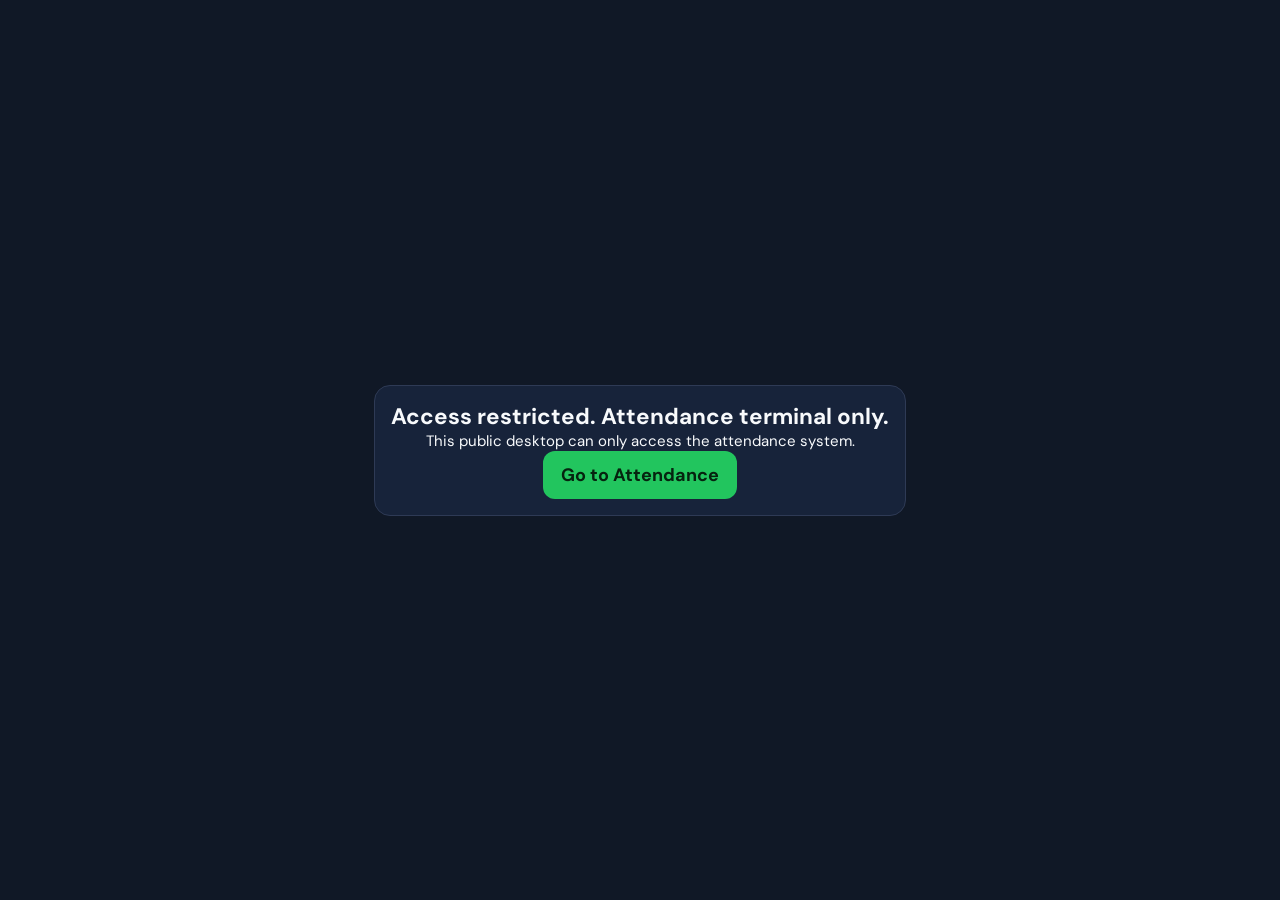
<file: templates/access_restricted.html>
<!DOCTYPE html>
<html lang="en">
<head>
  <meta charset="UTF-8">
  <meta name="viewport" content="width=device-width, initial-scale=1.0">
  <title>Access Restricted</title>
  <link rel="stylesheet" href="/static/style.css">
  <link rel="stylesheet" href="/static/attendance.css">
</head>
<body class="attendance-body access-page">
  <section class="access-panel">
    <h1>Access restricted. Attendance terminal only.</h1>
    <p>This public desktop can only access the attendance system.</p>
    <a href="/attendance" class="btn checkin">Go to Attendance</a>
  </section>
</body>
</html>
</file>
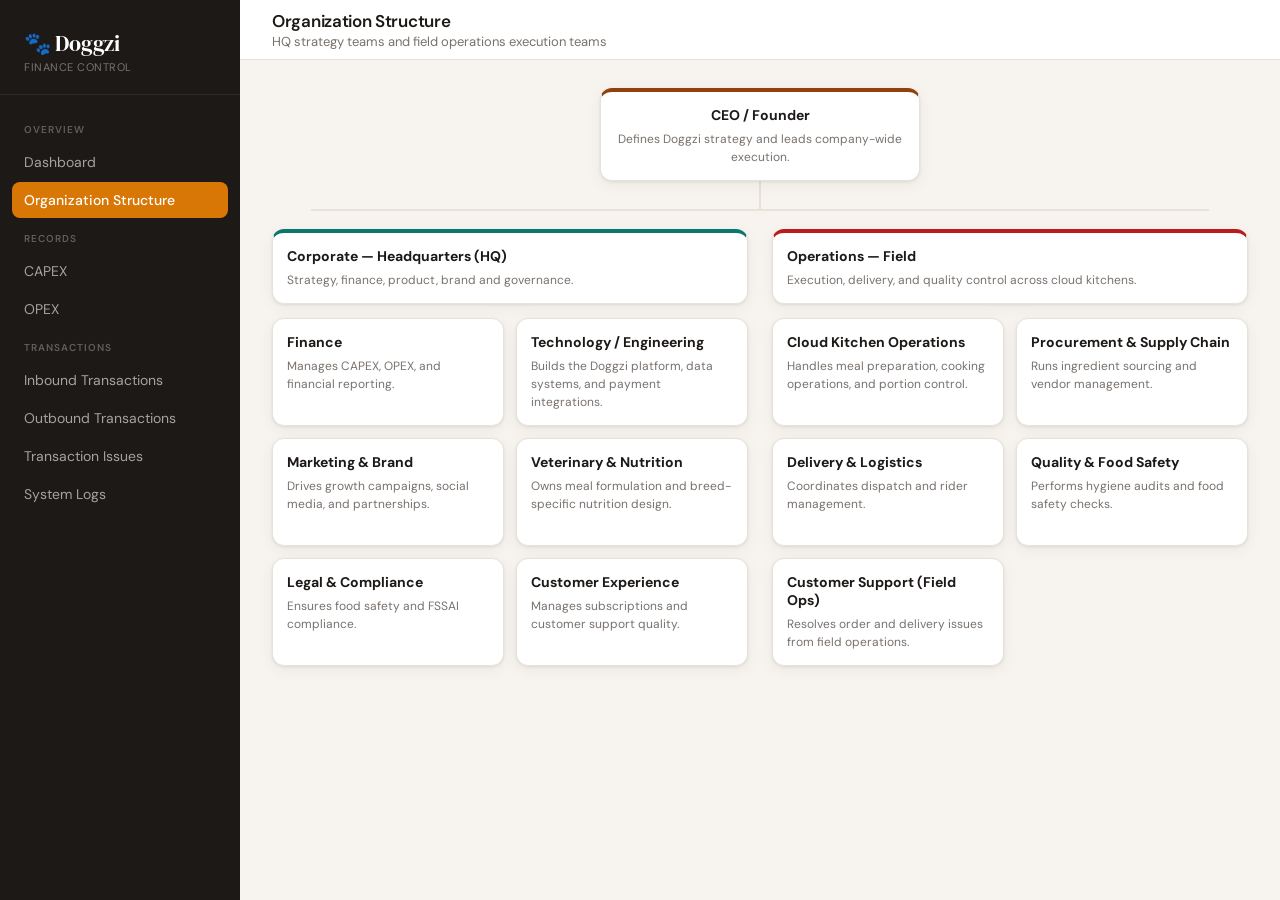
<file: templates/org_chart.html>
<!DOCTYPE html>
<html lang="en">
<head>
  <meta charset="UTF-8">
  <meta name="viewport" content="width=device-width, initial-scale=1.0">
  <title>Doggzi Finance — Organization Structure</title>
  <link rel="stylesheet" href="/static/style.css">
</head>
<body>
<aside class="sidebar"><div class="sidebar-logo"><div class="brand">🐾 Doggzi</div><div class="tagline">Finance Control</div></div><nav class="sidebar-nav">
<div class="nav-section-label">Overview</div><a href="/" class="nav-link">Dashboard</a><a href="/org-chart" class="nav-link active">Organization Structure</a>
<div class="nav-section-label">Records</div><a href="/capex" class="nav-link">CAPEX</a><a href="/opex" class="nav-link">OPEX</a>
<div class="nav-section-label">Transactions</div><a href="/inbound-transactions" class="nav-link">Inbound Transactions</a><a href="/outbound-transactions" class="nav-link">Outbound Transactions</a><a href="/transaction-issues" class="nav-link">Transaction Issues</a><a href="/logs" class="nav-link">System Logs</a>
</nav></aside>

<div class="main">
  <header class="topbar">
    <div>
      <div class="topbar-title">Organization Structure</div>
      <div class="topbar-sub">HQ strategy teams and field operations execution teams</div>
    </div>
  </header>

  <div class="content">
    <section class="org-page">
      <div class="org-level ceo-level">
        <div class="org-box ceo-box">
          <h3>CEO / Founder</h3>
          <p>Defines Doggzi strategy and leads company-wide execution.</p>
        </div>
      </div>

      <div class="org-trunk"></div>
      <div class="org-branch-line"></div>

      <div class="org-level two-columns">
        <div class="org-column">
          <div class="org-box branch-box">
            <h3>Corporate — Headquarters (HQ)</h3>
            <p>Strategy, finance, product, brand and governance.</p>
          </div>
          <div class="dept-grid">
            <div class="org-box dept-box"><h4>Finance</h4><p>Manages CAPEX, OPEX, and financial reporting.</p></div>
            <div class="org-box dept-box"><h4>Technology / Engineering</h4><p>Builds the Doggzi platform, data systems, and payment integrations.</p></div>
            <div class="org-box dept-box"><h4>Marketing & Brand</h4><p>Drives growth campaigns, social media, and partnerships.</p></div>
            <div class="org-box dept-box"><h4>Veterinary & Nutrition</h4><p>Owns meal formulation and breed-specific nutrition design.</p></div>
            <div class="org-box dept-box"><h4>Legal & Compliance</h4><p>Ensures food safety and FSSAI compliance.</p></div>
            <div class="org-box dept-box"><h4>Customer Experience</h4><p>Manages subscriptions and customer support quality.</p></div>
          </div>
        </div>

        <div class="org-column">
          <div class="org-box branch-box ops-box">
            <h3>Operations — Field</h3>
            <p>Execution, delivery, and quality control across cloud kitchens.</p>
          </div>
          <div class="dept-grid">
            <div class="org-box dept-box"><h4>Cloud Kitchen Operations</h4><p>Handles meal preparation, cooking operations, and portion control.</p></div>
            <div class="org-box dept-box"><h4>Procurement & Supply Chain</h4><p>Runs ingredient sourcing and vendor management.</p></div>
            <div class="org-box dept-box"><h4>Delivery & Logistics</h4><p>Coordinates dispatch and rider management.</p></div>
            <div class="org-box dept-box"><h4>Quality & Food Safety</h4><p>Performs hygiene audits and food safety checks.</p></div>
            <div class="org-box dept-box"><h4>Customer Support (Field Ops)</h4><p>Resolves order and delivery issues from field operations.</p></div>
          </div>
        </div>
      </div>
    </section>
  </div>
</div>
</body>
</html>
</file>
<file: static/style.css>
@import url('https://fonts.googleapis.com/css2?family=DM+Sans:ital,opsz,wght@0,9..40,300;0,9..40,400;0,9..40,500;0,9..40,600;0,9..40,700;1,9..40,300&family=DM+Serif+Display:ital@0;1&display=swap');

*, *::before, *::after { box-sizing: border-box; margin: 0; padding: 0; }

:root {
  --bg:        #F7F4EF;
  --surface:   #FFFFFF;
  --border:    #E8E2D9;
  --text:      #1C1917;
  --muted:     #78716C;
  --accent:    #D97706;
  --accent-2:  #059669;
  --capex:     #2563EB;
  --opex:      #D97706;
  --danger:    #DC2626;
  --sidebar-bg:#1C1917;
  --sidebar-w: 240px;
  --radius:    12px;
  --shadow:    0 1px 3px rgba(0,0,0,.08), 0 4px 16px rgba(0,0,0,.05);
  --shadow-lg: 0 8px 32px rgba(0,0,0,.12);
  font-size: 15px;
}

body {
  font-family: 'DM Sans', sans-serif;
  background: var(--bg);
  color: var(--text);
  min-height: 100vh;
  display: flex;
}

/* ── Sidebar ────────────────────────────────────────── */
.sidebar {
  width: var(--sidebar-w);
  min-height: 100vh;
  background: var(--sidebar-bg);
  display: flex;
  flex-direction: column;
  position: fixed;
  top: 0; left: 0; bottom: 0;
  z-index: 100;
  padding: 0 0 24px;
}

.sidebar-logo {
  padding: 28px 24px 20px;
  border-bottom: 1px solid rgba(255,255,255,.08);
}

.sidebar-logo .brand {
  font-family: 'DM Serif Display', serif;
  font-size: 22px;
  color: #fff;
  letter-spacing: -.3px;
}

.sidebar-logo .tagline {
  font-size: 11px;
  color: rgba(255,255,255,.4);
  margin-top: 2px;
  letter-spacing: .5px;
  text-transform: uppercase;
}

.sidebar-nav {
  flex: 1;
  padding: 16px 12px;
  display: flex;
  flex-direction: column;
  gap: 2px;
}

.nav-section-label {
  font-size: 10px;
  font-weight: 600;
  letter-spacing: 1px;
  text-transform: uppercase;
  color: rgba(255,255,255,.3);
  padding: 12px 12px 6px;
}

.nav-link {
  display: flex;
  align-items: center;
  gap: 10px;
  padding: 9px 12px;
  border-radius: 8px;
  color: rgba(255,255,255,.6);
  text-decoration: none;
  font-size: 14px;
  font-weight: 400;
  transition: all .15s ease;
}

.nav-link svg { width: 17px; height: 17px; flex-shrink: 0; opacity: .7; }

.nav-link:hover {
  background: rgba(255,255,255,.07);
  color: #fff;
}

.nav-link:hover svg { opacity: 1; }

.nav-link.active {
  background: var(--accent);
  color: #fff;
  font-weight: 500;
}

.nav-link.active svg { opacity: 1; }

.sidebar-footer {
  padding: 16px 24px 0;
  border-top: 1px solid rgba(255,255,255,.08);
}

.sidebar-footer p {
  font-size: 11px;
  color: rgba(255,255,255,.3);
  line-height: 1.5;
}

/* ── Main layout ────────────────────────────────────── */
.main {
  margin-left: var(--sidebar-w);
  flex: 1;
  min-height: 100vh;
  display: flex;
  flex-direction: column;
}

.topbar {
  background: var(--surface);
  border-bottom: 1px solid var(--border);
  padding: 0 32px;
  height: 60px;
  display: flex;
  align-items: center;
  justify-content: space-between;
  position: sticky;
  top: 0;
  z-index: 50;
}

.topbar-title { font-size: 17px; font-weight: 600; letter-spacing: -.3px; }
.topbar-sub   { font-size: 13px; color: var(--muted); margin-top: 1px; }

.topbar-right { display: flex; align-items: center; gap: 12px; }

.badge {
  display: inline-flex;
  align-items: center;
  gap: 5px;
  font-size: 12px;
  font-weight: 500;
  padding: 4px 10px;
  border-radius: 20px;
  background: #FEF3C7;
  color: #92400E;
}

.badge.green { background: #D1FAE5; color: #065F46; }

.content { padding: 28px 32px; flex: 1; }

/* ── Stat cards ─────────────────────────────────────── */
.stats-grid {
  display: grid;
  grid-template-columns: repeat(auto-fit, minmax(200px, 1fr));
  gap: 16px;
  margin-bottom: 28px;
}

.stat-card {
  background: var(--surface);
  border: 1px solid var(--border);
  border-radius: var(--radius);
  padding: 20px 22px;
  box-shadow: var(--shadow);
  transition: transform .2s ease, box-shadow .2s ease;
}

.stat-card:hover {
  transform: translateY(-2px);
  box-shadow: var(--shadow-lg);
}

.stat-label {
  font-size: 11px;
  font-weight: 600;
  text-transform: uppercase;
  letter-spacing: .8px;
  color: var(--muted);
  margin-bottom: 8px;
  display: flex;
  align-items: center;
  gap: 6px;
}

.stat-label .dot {
  width: 6px; height: 6px;
  border-radius: 50%;
  background: var(--accent);
  flex-shrink: 0;
}

.stat-label .dot.blue  { background: var(--capex); }
.stat-label .dot.green { background: var(--accent-2); }

.stat-value {
  font-family: 'DM Serif Display', serif;
  font-size: 28px;
  letter-spacing: -.5px;
  color: var(--text);
  line-height: 1;
}

.stat-sub {
  font-size: 12px;
  color: var(--muted);
  margin-top: 6px;
}

/* ── Grid sections ─────────────────────────────────── */
.section-grid {
  display: grid;
  grid-template-columns: 1fr 1fr;
  gap: 20px;
  margin-bottom: 28px;
}

@media (max-width: 900px) { .section-grid { grid-template-columns: 1fr; } }

.card {
  background: var(--surface);
  border: 1px solid var(--border);
  border-radius: var(--radius);
  box-shadow: var(--shadow);
  overflow: hidden;
}

.card-header {
  padding: 16px 20px;
  border-bottom: 1px solid var(--border);
  display: flex;
  align-items: center;
  justify-content: space-between;
}

.card-title {
  font-size: 13px;
  font-weight: 600;
  letter-spacing: -.1px;
}

.card-body { padding: 20px; }

/* ── Bar chart ─────────────────────────────────────── */
.chart-wrap { display: flex; flex-direction: column; gap: 14px; }

.chart-row { display: flex; flex-direction: column; gap: 4px; }
.chart-month { font-size: 11px; color: var(--muted); font-weight: 500; }
.chart-bars  { display: flex; gap: 4px; align-items: center; }

.bar-track {
  flex: 1;
  height: 8px;
  background: var(--bg);
  border-radius: 4px;
  overflow: hidden;
}

.bar-fill {
  height: 100%;
  border-radius: 4px;
  transition: width .6s cubic-bezier(.4,0,.2,1);
}

.bar-fill.capex { background: var(--capex); }
.bar-fill.opex  { background: var(--opex); }

.bar-amt {
  font-size: 11px;
  color: var(--muted);
  width: 80px;
  text-align: right;
  white-space: nowrap;
}

.chart-legend {
  display: flex;
  gap: 16px;
  margin-top: 4px;
}

.legend-item {
  display: flex;
  align-items: center;
  gap: 6px;
  font-size: 11px;
  color: var(--muted);
}

.legend-dot {
  width: 8px; height: 8px;
  border-radius: 2px;
}

/* ── Table ─────────────────────────────────────────── */
.table-wrap { overflow-x: auto; }

table {
  width: 100%;
  border-collapse: collapse;
  font-size: 13px;
}

thead th {
  text-align: left;
  font-size: 11px;
  font-weight: 600;
  text-transform: uppercase;
  letter-spacing: .6px;
  color: var(--muted);
  padding: 10px 14px;
  border-bottom: 1px solid var(--border);
  white-space: nowrap;
}

tbody tr {
  border-bottom: 1px solid var(--border);
  transition: background .1s ease;
}

tbody tr:last-child { border-bottom: none; }
tbody tr:hover { background: var(--bg); }

tbody td {
  padding: 12px 14px;
  vertical-align: middle;
}

.type-pill {
  display: inline-flex;
  align-items: center;
  font-size: 10px;
  font-weight: 700;
  letter-spacing: .5px;
  padding: 3px 8px;
  border-radius: 4px;
  text-transform: uppercase;
}

.type-pill.capex { background: #DBEAFE; color: #1D4ED8; }
.type-pill.opex  { background: #FEF3C7; color: #92400E; }

.amt { font-weight: 600; font-variant-numeric: tabular-nums; }

/* ── Forms ─────────────────────────────────────────── */
.form-page { max-width: 720px; }

.form-grid {
  display: grid;
  grid-template-columns: 1fr 1fr;
  gap: 16px;
}

@media (max-width: 600px) { .form-grid { grid-template-columns: 1fr; } }

.field {
  display: flex;
  flex-direction: column;
  gap: 6px;
}

.field.full { grid-column: 1 / -1; }

.field label {
  font-size: 12px;
  font-weight: 600;
  text-transform: uppercase;
  letter-spacing: .6px;
  color: var(--muted);
}

.field input,
.field select,
.field textarea {
  border: 1.5px solid var(--border);
  border-radius: 8px;
  padding: 10px 12px;
  font-family: inherit;
  font-size: 14px;
  color: var(--text);
  background: var(--bg);
  transition: border-color .15s ease, box-shadow .15s ease;
  outline: none;
}

.field input:focus,
.field select:focus,
.field textarea:focus {
  border-color: var(--accent);
  box-shadow: 0 0 0 3px rgba(217,119,6,.12);
  background: #fff;
}

.field textarea { resize: vertical; min-height: 80px; }

.field .hint {
  font-size: 11px;
  color: var(--muted);
}

.btn {
  display: inline-flex;
  align-items: center;
  gap: 8px;
  padding: 10px 20px;
  border-radius: 8px;
  font-family: inherit;
  font-size: 14px;
  font-weight: 600;
  cursor: pointer;
  border: none;
  transition: all .15s ease;
}

.btn-primary {
  background: var(--accent);
  color: #fff;
}

.btn-primary:hover { background: #B45309; transform: translateY(-1px); box-shadow: 0 4px 12px rgba(217,119,6,.3); }
.btn-primary:active { transform: none; }

.btn-secondary {
  background: var(--bg);
  color: var(--text);
  border: 1.5px solid var(--border);
}

.btn-secondary:hover { background: var(--border); }

.form-footer {
  display: flex;
  align-items: center;
  gap: 12px;
  margin-top: 8px;
  padding-top: 20px;
  border-top: 1px solid var(--border);
}

.alert {
  padding: 12px 16px;
  border-radius: 8px;
  font-size: 13px;
  font-weight: 500;
  display: none;
  animation: fadeIn .2s ease;
}

.alert.success { background: #D1FAE5; color: #065F46; border: 1px solid #6EE7B7; }
.alert.error   { background: #FEE2E2; color: #991B1B; border: 1px solid #FCA5A5; }

@keyframes fadeIn { from { opacity: 0; transform: translateY(-4px); } to { opacity: 1; transform: none; } }

/* ── Entry table (capex / opex pages) ──────────────── */
.page-grid {
  display: grid;
  grid-template-columns: 1fr 340px;
  gap: 24px;
  align-items: start;
}

@media (max-width: 1024px) { .page-grid { grid-template-columns: 1fr; } }

.summary-card {
  background: var(--sidebar-bg);
  color: #fff;
  border-radius: var(--radius);
  padding: 24px;
}

.summary-card .s-label {
  font-size: 11px;
  text-transform: uppercase;
  letter-spacing: .8px;
  color: rgba(255,255,255,.5);
  margin-bottom: 8px;
}

.summary-card .s-value {
  font-family: 'DM Serif Display', serif;
  font-size: 36px;
  letter-spacing: -.5px;
}

.summary-card .s-count {
  font-size: 13px;
  color: rgba(255,255,255,.5);
  margin-top: 8px;
}

.empty-state {
  text-align: center;
  padding: 48px 24px;
  color: var(--muted);
}

.empty-state svg { width: 40px; height: 40px; opacity: .3; margin: 0 auto 12px; display: block; }
.empty-state p { font-size: 14px; }

/* ── Loading spinner ───────────────────────────────── */
.spinner {
  width: 16px; height: 16px;
  border: 2px solid rgba(255,255,255,.4);
  border-top-color: #fff;
  border-radius: 50%;
  animation: spin .6s linear infinite;
  display: inline-block;
}

@keyframes spin { to { transform: rotate(360deg); } }

/* ── Scrollbar ─────────────────────────────────────── */
::-webkit-scrollbar { width: 6px; height: 6px; }
::-webkit-scrollbar-track { background: transparent; }
::-webkit-scrollbar-thumb { background: var(--border); border-radius: 3px; }

.btn-danger {
  background: var(--danger);
  color: #fff;
}

.btn-danger:hover { background: #B91C1C; }

.btn-sm {
  padding: 6px 10px;
  font-size: 12px;
}

.modal-overlay {
  position: fixed;
  inset: 0;
  background: rgba(0, 0, 0, .45);
  z-index: 300;
  display: flex;
  align-items: center;
  justify-content: center;
  padding: 20px;
}

.modal-card {
  width: 100%;
  max-width: 440px;
  background: var(--surface);
  border: 1px solid var(--border);
  border-radius: var(--radius);
  box-shadow: var(--shadow-lg);
  position: relative;
}

.modal-close {
  position: absolute;
  top: 8px;
  right: 12px;
  border: none;
  background: transparent;
  font-size: 24px;
  line-height: 1;
  cursor: pointer;
  color: var(--muted);
}

.logs-gate-wrap {
  min-height: 70vh;
  display: flex;
  align-items: center;
  justify-content: center;
}

.pill-inbound,
.pill-outbound,
.pill-pending,
.pill-refunded,
.pill-failed,
.pill-completed {
  display: inline-flex;
  align-items: center;
  padding: 4px 8px;
  border-radius: 999px;
  font-size: 11px;
  font-weight: 600;
  text-transform: capitalize;
}

.pill-inbound { background: #DCFCE7; color: #166534; }
.pill-outbound { background: #FEE2E2; color: #B91C1C; }
.pill-pending { background: #FEF9C3; color: #854D0E; }
.pill-refunded { background: #DBEAFE; color: #1D4ED8; }
.pill-failed { background: #FECACA; color: #991B1B; }
.pill-completed { background: #E5E7EB; color: #374151; }

/* ── Organization structure ───────────────────────── */
.org-page { max-width: 1200px; margin: 0 auto; }
.org-level { display: flex; justify-content: center; }
.org-trunk { width: 2px; height: 28px; background: var(--border); margin: 0 auto; }
.org-branch-line { height: 2px; background: var(--border); width: min(92%, 900px); margin: 0 auto 18px; }
.two-columns { display: grid; grid-template-columns: 1fr 1fr; gap: 24px; align-items: start; }
.org-column { display: flex; flex-direction: column; gap: 14px; }
.org-box {
  background: var(--surface);
  border: 1px solid var(--border);
  border-radius: 12px;
  box-shadow: var(--shadow);
  padding: 14px;
}
.org-box h3, .org-box h4 { font-size: 14px; margin-bottom: 6px; }
.org-box p { font-size: 12px; color: var(--muted); line-height: 1.5; }
.ceo-box { text-align: center; max-width: 320px; border-top: 4px solid #92400E; }
.branch-box { border-top: 4px solid #0F766E; }
.ops-box { border-top-color: #B91C1C; }
.dept-grid { display: grid; grid-template-columns: repeat(2, minmax(0, 1fr)); gap: 12px; }
.dept-box { min-height: 108px; }
@media (max-width: 960px) {
  .two-columns { grid-template-columns: 1fr; }
  .org-branch-line { width: 2px; height: 20px; }
}
@media (max-width: 640px) {
  .dept-grid { grid-template-columns: 1fr; }
}
</file>
<file: static/attendance.css>
.attendance-body {
  margin: 0;
  background: #101826;
  color: #f8fafc;
  font-family: 'DM Sans', sans-serif;
  display: block;
}

.attendance-terminal {
  max-width: 1200px;
  margin: 0 auto;
  padding: 24px;
}

.terminal-header {
  background: #17233a;
  border: 1px solid #2e3a55;
  border-radius: 16px;
  padding: 20px;
  margin-bottom: 20px;
}

.employee-grid {
  display: grid;
  grid-template-columns: repeat(auto-fill, minmax(290px, 1fr));
  gap: 16px;
}

.employee-card, .weekly-summary, .access-panel {
  background: #17233a;
  border: 1px solid #2e3a55;
  border-radius: 16px;
  padding: 16px;
}

.actions { display: flex; gap: 10px; margin: 12px 0; }
.btn {
  border: none;
  border-radius: 12px;
  padding: 12px 18px;
  font-size: 18px;
  font-weight: 700;
  cursor: pointer;
  text-decoration: none;
}
.btn.checkin { background: #22c55e; color: #06230f; }
.btn.checkout { background: #fb7185; color: #310b12; }
.status { color: #cbd5e1; font-size: 14px; }

.weekly-summary { margin-top: 20px; }
.week-row {
  display: flex;
  justify-content: space-between;
  border-bottom: 1px solid #32405d;
  padding: 10px 0;
}

.salary-cards .stat-card { background: #17233a; color: #f8fafc; border-color: #2e3a55; }
.hours-chart { display: flex; flex-direction: column; gap: 10px; }
.chart-bar-row { display: grid; grid-template-columns: 130px 1fr 70px; gap: 10px; align-items: center; }
.chart-bar { height: 20px; background: #334155; border-radius: 999px; overflow: hidden; }
.chart-bar-fill { height: 100%; background: linear-gradient(90deg, #38bdf8, #22c55e); }

.access-page { min-height: 100vh; display: grid; place-items: center; }
.access-panel { max-width: 560px; text-align: center; }
</file>
